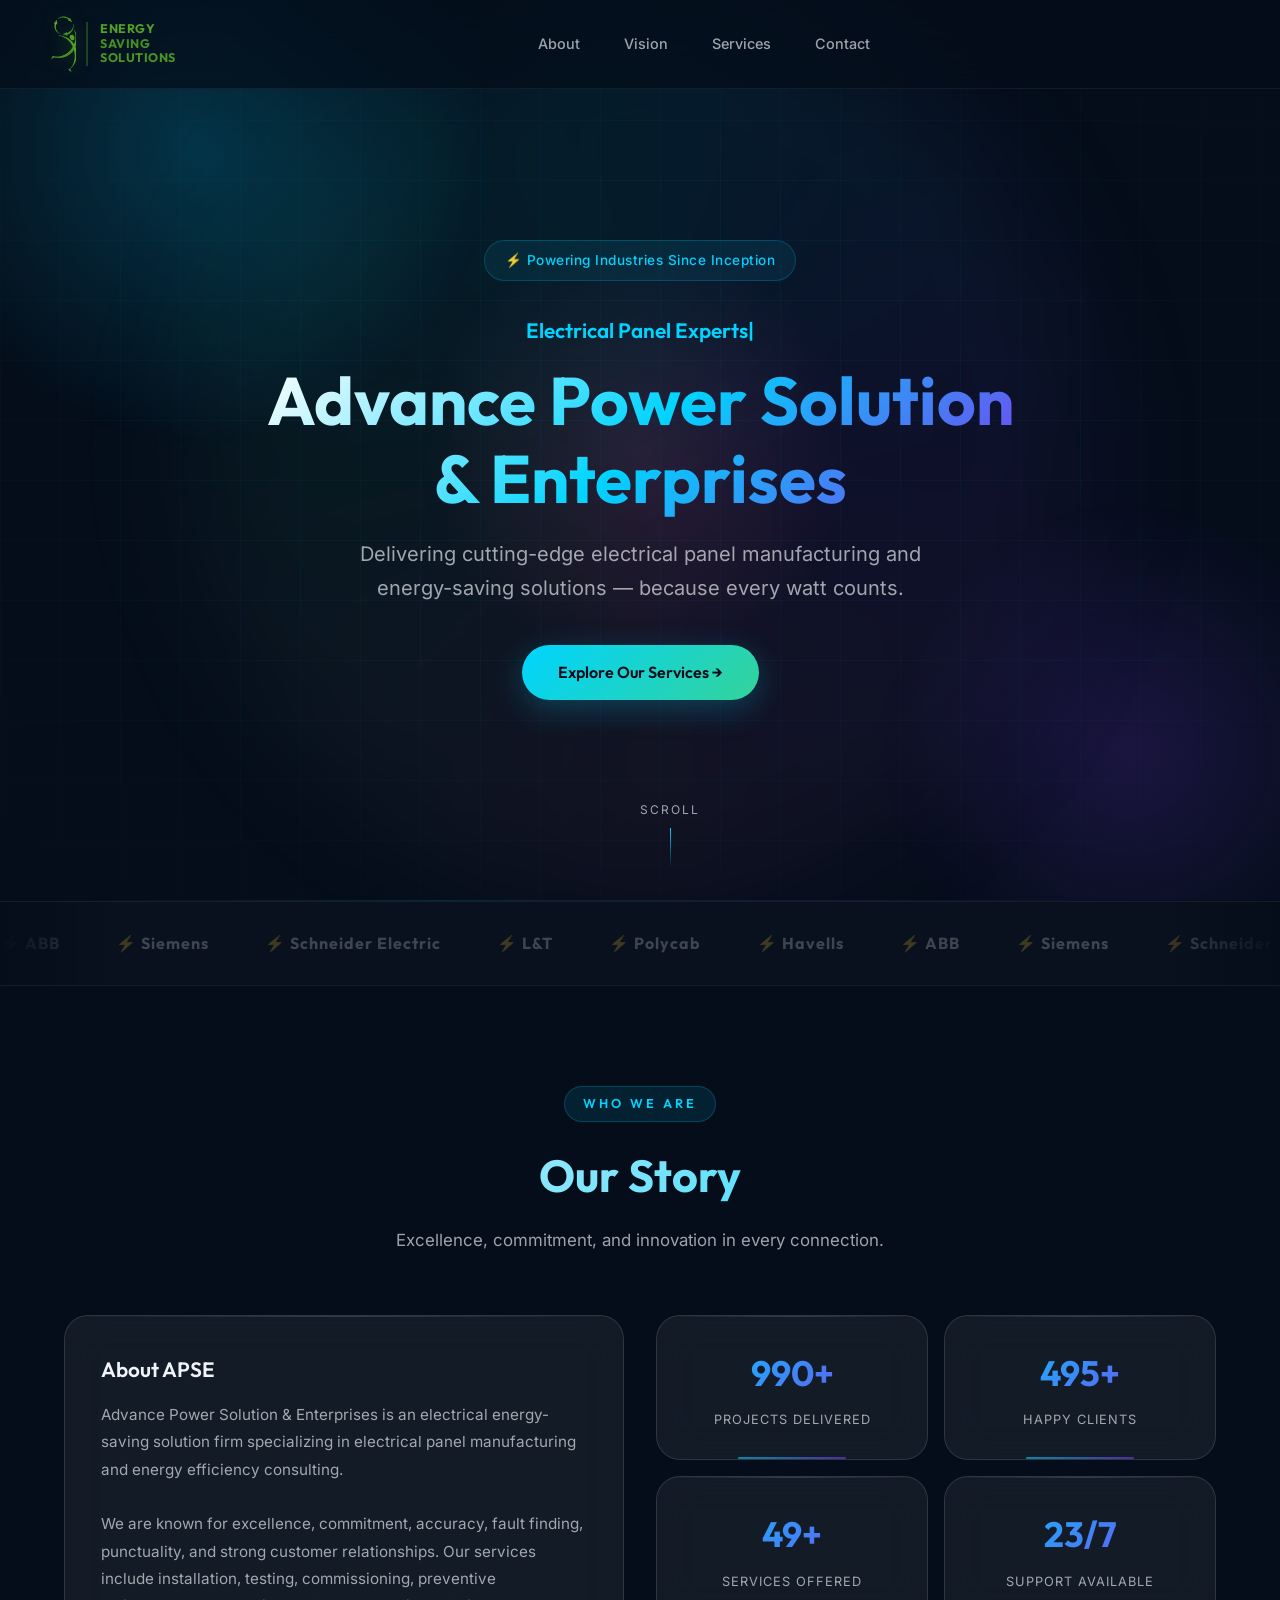
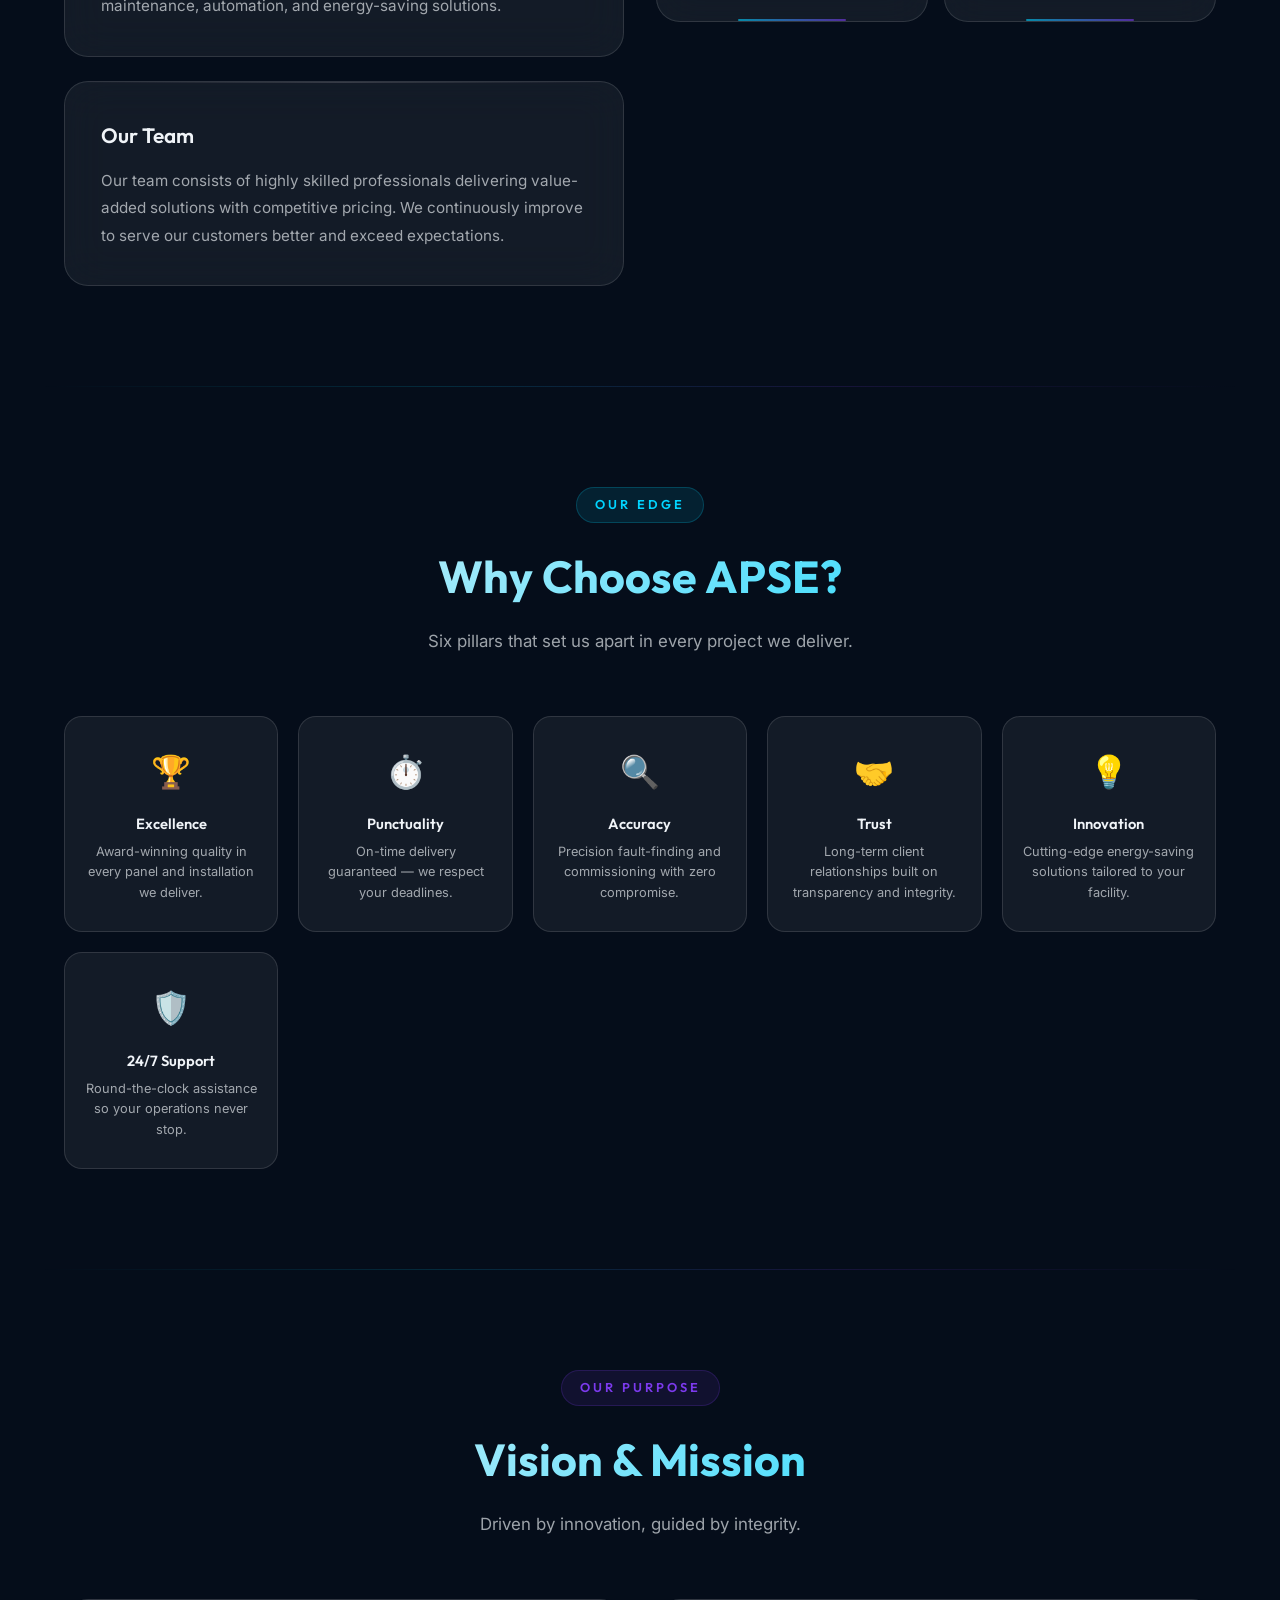
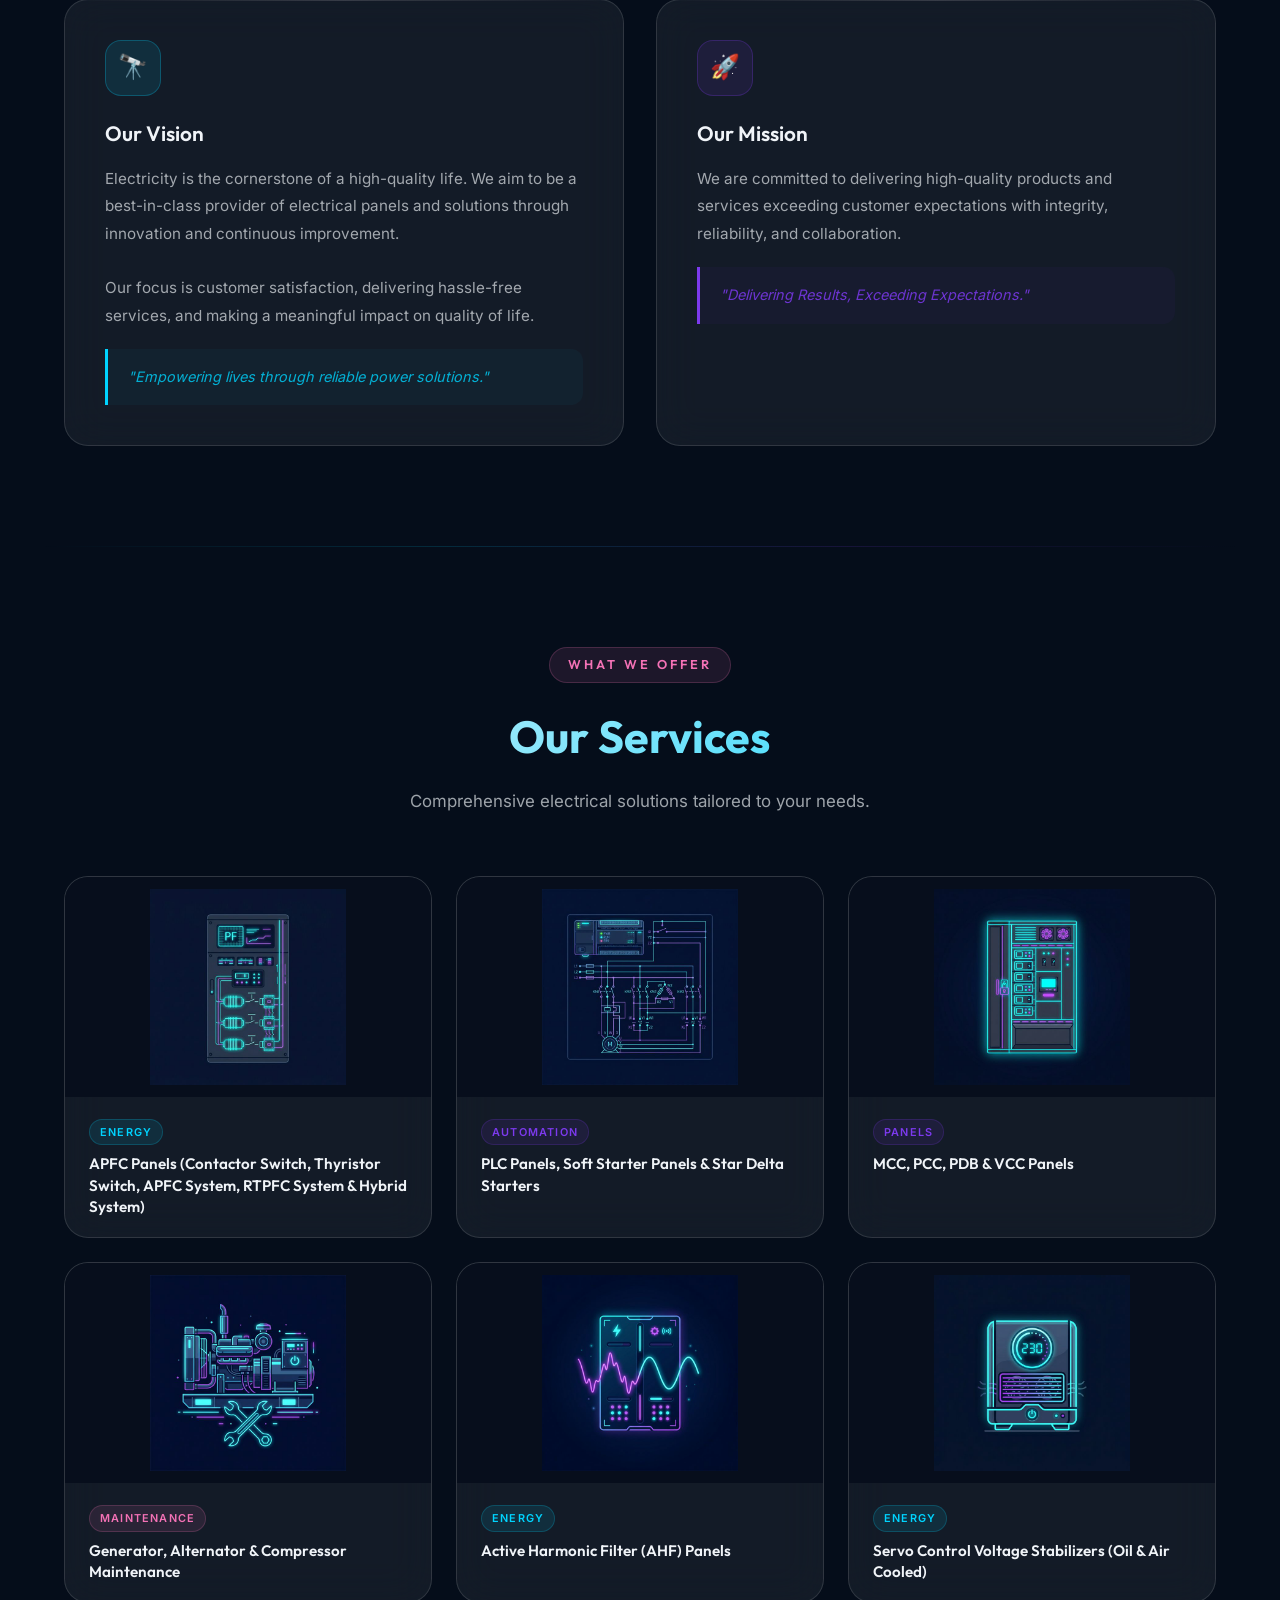
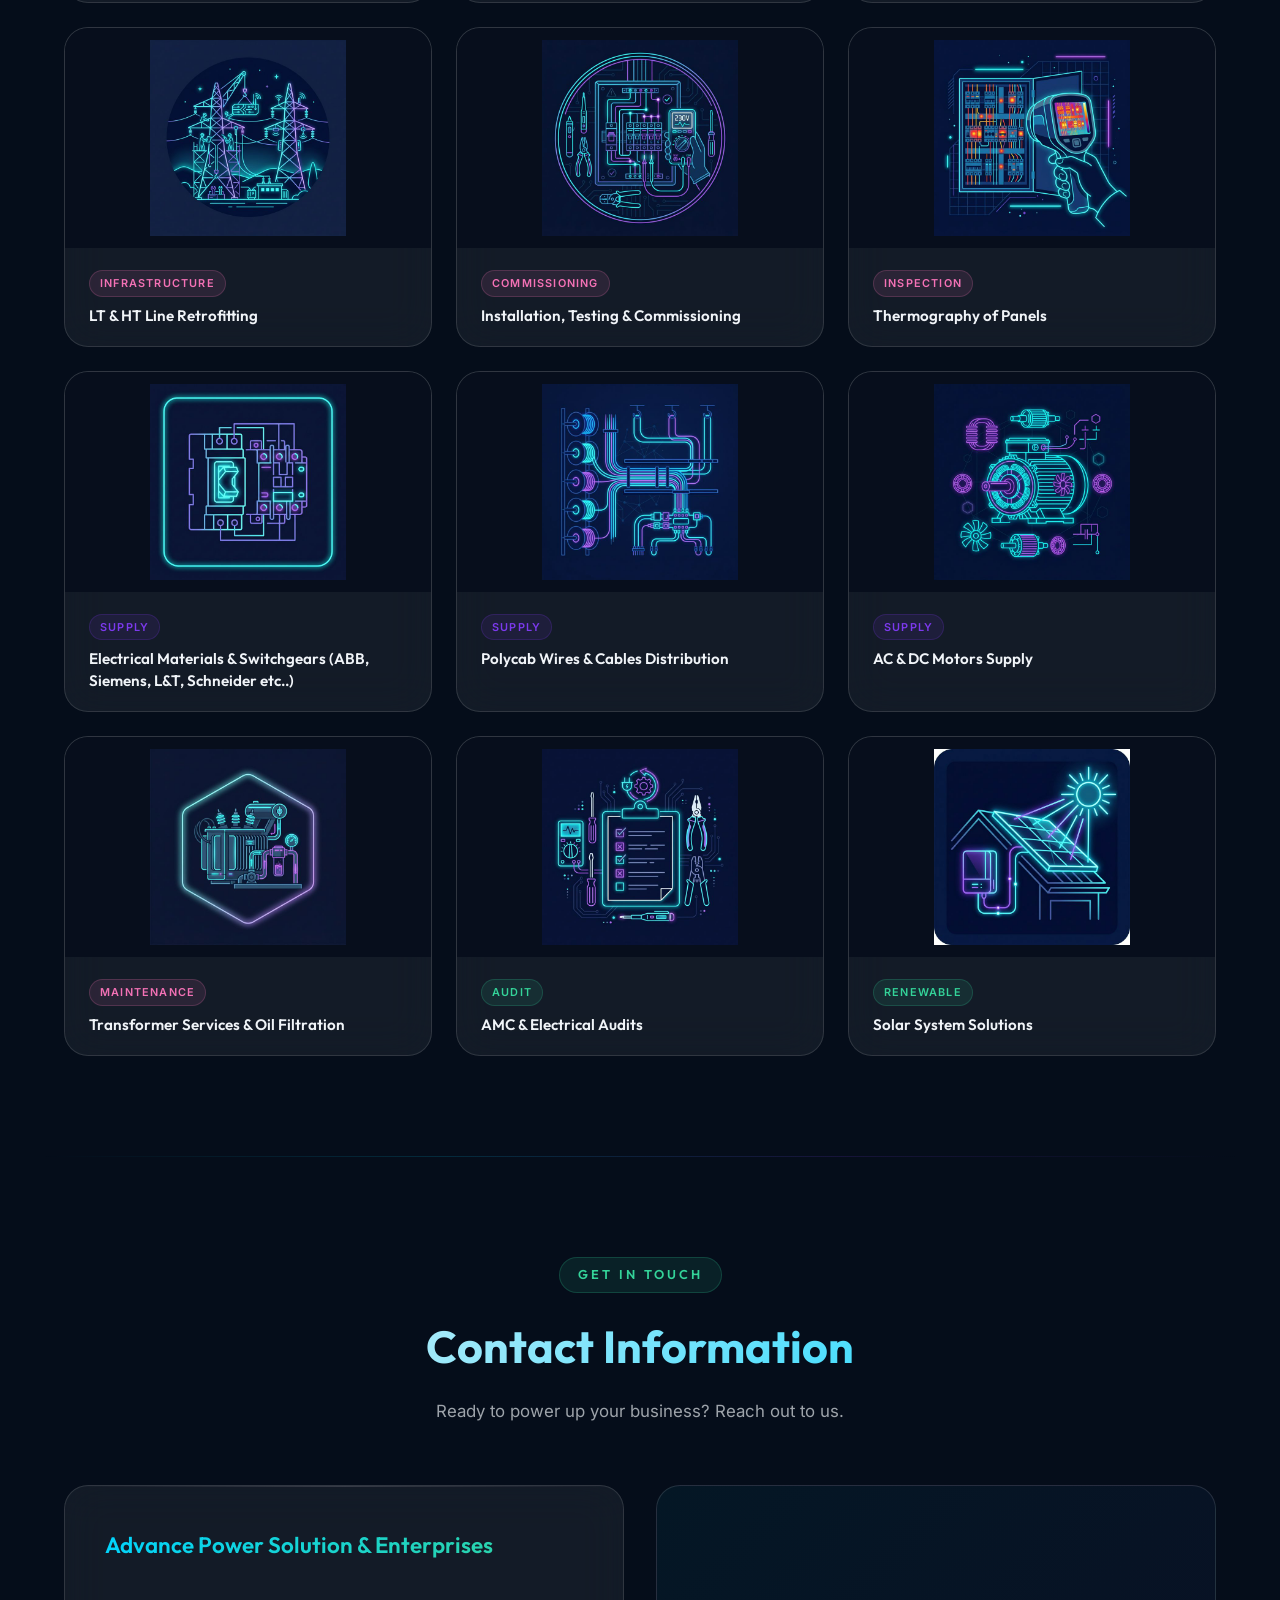
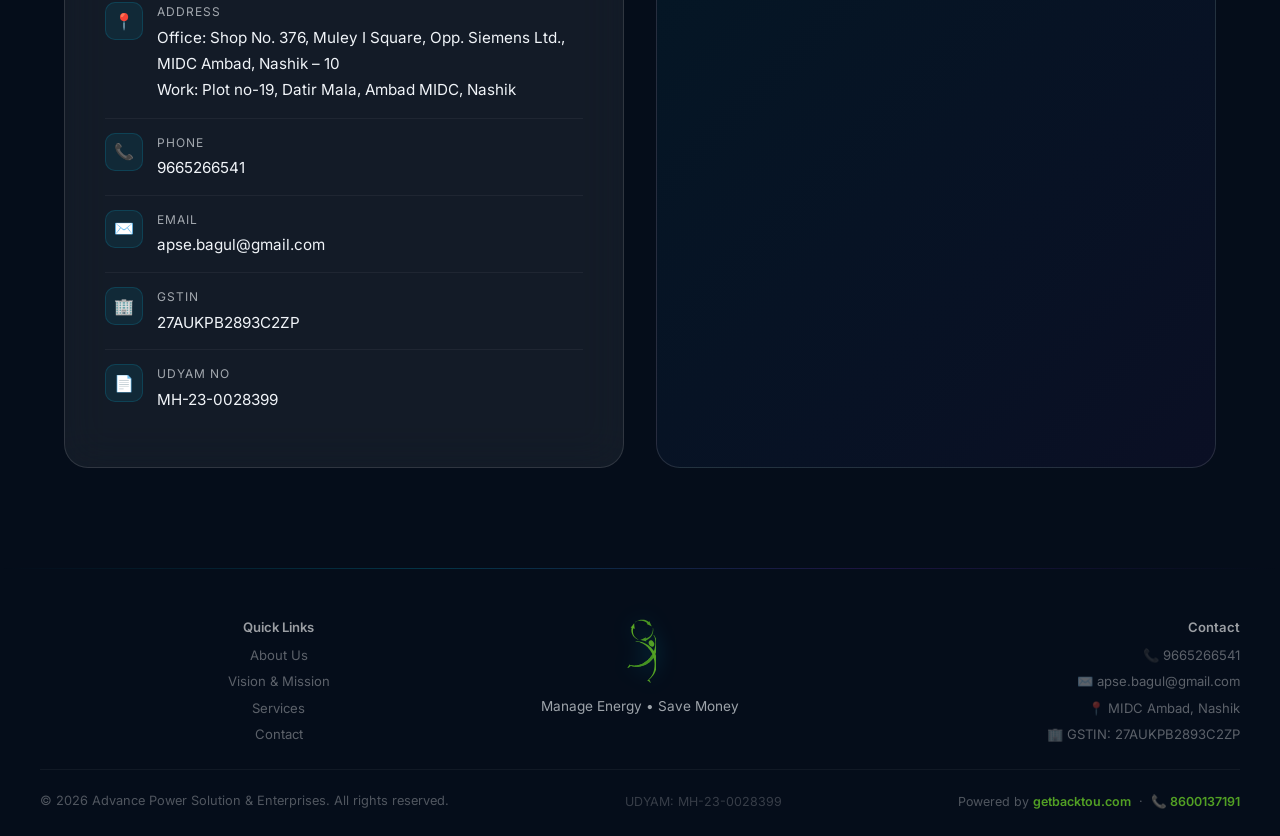
<file: index.html>
<!DOCTYPE html>
<html lang="en">

<head>
  <meta charset="UTF-8" />
  <meta name="viewport" content="width=device-width, initial-scale=1.0" />
  <title>Advance Power Solution & Enterprises — Manage Energy, Save Money</title>
  <meta name="description"
    content="APSE specializes in electrical panel manufacturing, energy efficiency consulting, and power solutions. Serving industries with excellence and innovation.">

  <link rel="stylesheet" href="fonts/fonts.css">

  <style>
    /* ========== CSS Variables / Design Tokens ========== */
    :root {
      --clr-bg-dark: #050d1a;
      --clr-bg-deep: #0a1628;
      --clr-accent-1: #00d4ff;
      --clr-accent-2: #7c3aed;
      --clr-accent-3: #f472b6;
      --clr-accent-4: #34d399;
      --clr-glass-bg: rgba(255, 255, 255, 0.06);
      --clr-glass-border: rgba(255, 255, 255, 0.12);
      --clr-glass-highlight: rgba(255, 255, 255, 0.08);
      --clr-text-primary: #f0f4f8;
      --clr-text-secondary: rgba(240, 244, 248, 0.65);
      --font-heading: 'Outfit', sans-serif;
      --font-body: 'Inter', sans-serif;
      --radius-sm: 12px;
      --radius-md: 18px;
      --radius-lg: 24px;
      --transition-smooth: 0.4s cubic-bezier(0.25, 0.46, 0.45, 0.94);
    }

    /* ========== Reset ========== */
    *,
    *::before,
    *::after {
      margin: 0;
      padding: 0;
      box-sizing: border-box;
    }

    html {
      scroll-behavior: smooth;
    }

    body {
      font-family: var(--font-body);
      background: var(--clr-bg-dark);
      color: var(--clr-text-primary);
      overflow-x: hidden;
      line-height: 1.7;
    }

    /* ========== Animated Background ========== */
    .bg-gradient-canvas {
      position: fixed;
      inset: 0;
      z-index: -1;
      overflow: hidden;
    }

    .bg-gradient-canvas::before {
      content: '';
      position: absolute;
      width: 600px;
      height: 600px;
      background: radial-gradient(circle, rgba(0, 212, 255, 0.2), transparent 70%);
      top: -150px;
      left: -100px;
      animation: floatBlob1 18s ease-in-out infinite;
    }

    .bg-gradient-canvas::after {
      content: '';
      position: absolute;
      width: 500px;
      height: 500px;
      background: radial-gradient(circle, rgba(124, 58, 237, 0.18), transparent 70%);
      bottom: -100px;
      right: -100px;
      animation: floatBlob2 22s ease-in-out infinite;
    }

    .bg-blob-3 {
      position: fixed;
      width: 450px;
      height: 450px;
      background: radial-gradient(circle, rgba(244, 114, 182, 0.12), transparent 70%);
      top: 50%;
      left: 50%;
      transform: translate(-50%, -50%);
      animation: floatBlob3 20s ease-in-out infinite;
      z-index: -1;
    }

    @keyframes floatBlob1 {

      0%,
      100% {
        transform: translate(0, 0) scale(1);
      }

      33% {
        transform: translate(80px, 60px) scale(1.1);
      }

      66% {
        transform: translate(-40px, 80px) scale(0.95);
      }
    }

    @keyframes floatBlob2 {

      0%,
      100% {
        transform: translate(0, 0) scale(1);
      }

      33% {
        transform: translate(-60px, -50px) scale(1.15);
      }

      66% {
        transform: translate(50px, -60px) scale(0.9);
      }
    }

    @keyframes floatBlob3 {

      0%,
      100% {
        transform: translate(-50%, -50%) scale(1);
      }

      50% {
        transform: translate(-45%, -55%) scale(1.2);
      }
    }

    /* ========== Glass Card Mixin ========== */
    .glass {
      background: var(--clr-glass-bg);
      backdrop-filter: blur(18px);
      -webkit-backdrop-filter: blur(18px);
      border: 1px solid var(--clr-glass-border);
      border-radius: var(--radius-md);
      transition: var(--transition-smooth);
    }

    .glass:hover {
      background: var(--clr-glass-highlight);
      border-color: rgba(255, 255, 255, 0.2);
      transform: translateY(-4px);
      box-shadow: 0 20px 60px rgba(0, 0, 0, 0.3), 0 0 40px rgba(0, 212, 255, 0.06);
    }

    /* ========== Header ========== */
    header {
      position: fixed;
      top: 0;
      left: 0;
      right: 0;
      z-index: 1000;
      display: flex;
      justify-content: space-between;
      align-items: center;
      padding: 16px 48px;
      background: rgba(5, 13, 26, 0.7);
      backdrop-filter: blur(24px);
      -webkit-backdrop-filter: blur(24px);
      border-bottom: 1px solid rgba(255, 255, 255, 0.06);
      transition: var(--transition-smooth);
    }

    .logo {
      display: flex;
      align-items: center;
    }

    .logo img {
      height: 56px;
      width: auto;
      filter: drop-shadow(0 0 8px rgba(82, 160, 36, 0.35));
      transition: var(--transition-smooth);
    }

    .logo img:hover {
      filter: drop-shadow(0 0 14px rgba(82, 160, 36, 0.65));
    }

    .logo-label {
      display: flex;
      flex-direction: column;
      gap: 0px;
      padding-left: 12px;
      margin-left: 10px;
      border-left: 2px solid rgba(82, 160, 36, 0.35);
      line-height: 1.15;
    }

    .logo-label span {
      font-family: var(--font-heading);
      font-weight: 700;
      font-size: 0.78rem;
      letter-spacing: 0.5px;
      text-transform: uppercase;
      transition: var(--transition-smooth);
    }

    .logo-label span:nth-child(1) {
      color: #52A024;
    }

    .logo-label span:nth-child(2) {
      color: #449122;
    }

    .logo-label span:nth-child(3) {
      color: #499525;
    }

    .logo:hover .logo-label span:nth-child(1) {
      color: #6BCF3A;
    }

    .logo:hover .logo-label span:nth-child(2) {
      color: #52A024;
    }

    .logo:hover .logo-label span:nth-child(3) {
      color: #5CB82E;
    }

    @keyframes pulse-glow {

      0%,
      100% {
        filter: drop-shadow(0 0 6px rgba(0, 212, 255, 0.5));
      }

      50% {
        filter: drop-shadow(0 0 16px rgba(0, 212, 255, 0.9));
      }
    }

    nav {
      display: flex;
      gap: 8px;
    }

    nav a {
      color: var(--clr-text-secondary);
      text-decoration: none;
      font-weight: 500;
      font-size: 0.9rem;
      padding: 8px 18px;
      border-radius: 50px;
      transition: var(--transition-smooth);
      position: relative;
    }

    nav a:hover {
      color: var(--clr-text-primary);
      background: rgba(0, 212, 255, 0.1);
    }

    nav a::after {
      content: '';
      position: absolute;
      bottom: 4px;
      left: 50%;
      width: 0;
      height: 2px;
      background: linear-gradient(90deg, var(--clr-accent-1), var(--clr-accent-2));
      transition: var(--transition-smooth);
      transform: translateX(-50%);
      border-radius: 2px;
    }

    nav a:hover::after {
      width: 50%;
    }

    /* Mobile menu toggle */
    .menu-toggle {
      display: none;
      background: none;
      border: none;
      cursor: pointer;
      padding: 8px;
      z-index: 1001;
    }

    .menu-toggle span {
      display: block;
      width: 26px;
      height: 2px;
      background: var(--clr-text-primary);
      margin: 6px 0;
      border-radius: 2px;
      transition: var(--transition-smooth);
    }

    /* ========== Hero Section ========== */
    .hero {
      min-height: 100vh;
      display: flex;
      flex-direction: column;
      align-items: center;
      justify-content: center;
      text-align: center;
      padding: 120px 24px 80px;
      position: relative;
      overflow: hidden;
    }

    .hero::before {
      content: '';
      position: absolute;
      top: 50%;
      left: 50%;
      width: 80vw;
      height: 80vw;
      max-width: 900px;
      max-height: 900px;
      transform: translate(-50%, -50%);
      background: conic-gradient(from 0deg,
          rgba(0, 212, 255, 0.08),
          rgba(124, 58, 237, 0.08),
          rgba(244, 114, 182, 0.06),
          rgba(52, 211, 153, 0.06),
          rgba(0, 212, 255, 0.08));
      border-radius: 50%;
      animation: heroRotate 30s linear infinite;
      filter: blur(60px);
    }

    @keyframes heroRotate {
      from {
        transform: translate(-50%, -50%) rotate(0deg);
      }

      to {
        transform: translate(-50%, -50%) rotate(360deg);
      }
    }

    .hero-badge {
      display: inline-flex;
      align-items: center;
      gap: 8px;
      padding: 8px 20px;
      border-radius: 50px;
      font-size: 0.85rem;
      font-weight: 500;
      color: var(--clr-accent-1);
      background: rgba(0, 212, 255, 0.08);
      border: 1px solid rgba(0, 212, 255, 0.2);
      margin-bottom: 32px;
      animation: fadeSlideUp 0.8s ease-out;
      letter-spacing: 0.5px;
    }

    .hero h1 {
      font-family: var(--font-heading);
      font-size: clamp(2.2rem, 5.5vw, 4.2rem);
      font-weight: 700;
      line-height: 1.15;
      margin-bottom: 20px;
      background: linear-gradient(135deg, #ffffff 0%, var(--clr-accent-1) 50%, var(--clr-accent-2) 100%);
      -webkit-background-clip: text;
      -webkit-text-fill-color: transparent;
      background-clip: text;
      animation: fadeSlideUp 0.8s ease-out 0.15s both;
    }

    .hero p {
      font-size: clamp(1rem, 2vw, 1.25rem);
      color: var(--clr-text-secondary);
      max-width: 600px;
      margin-bottom: 40px;
      animation: fadeSlideUp 0.8s ease-out 0.3s both;
    }

    .hero-cta {
      display: inline-flex;
      align-items: center;
      gap: 10px;
      padding: 14px 36px;
      font-family: var(--font-heading);
      font-weight: 600;
      font-size: 1rem;
      color: var(--clr-bg-dark);
      background: linear-gradient(135deg, var(--clr-accent-1), var(--clr-accent-4));
      border: none;
      border-radius: 50px;
      cursor: pointer;
      text-decoration: none;
      transition: var(--transition-smooth);
      animation: fadeSlideUp 0.8s ease-out 0.45s both;
      box-shadow: 0 8px 32px rgba(0, 212, 255, 0.25);
    }

    .hero-cta:hover {
      transform: translateY(-3px) scale(1.02);
      box-shadow: 0 12px 48px rgba(0, 212, 255, 0.35);
    }

    .scroll-indicator {
      position: absolute;
      bottom: 32px;
      left: 50%;
      transform: translateX(-50%);
      display: flex;
      flex-direction: column;
      align-items: center;
      gap: 8px;
      color: var(--clr-text-secondary);
      font-size: 0.75rem;
      letter-spacing: 2px;
      text-transform: uppercase;
      animation: fadeSlideUp 0.8s ease-out 0.6s both;
    }

    .scroll-indicator .scroll-line {
      width: 1px;
      height: 40px;
      background: linear-gradient(to bottom, var(--clr-accent-1), transparent);
      animation: scrollPulse 2s ease-in-out infinite;
    }

    @keyframes scrollPulse {

      0%,
      100% {
        opacity: 0.3;
        height: 30px;
      }

      50% {
        opacity: 1;
        height: 50px;
      }
    }

    @keyframes fadeSlideUp {
      from {
        opacity: 0;
        transform: translateY(30px);
      }

      to {
        opacity: 1;
        transform: translateY(0);
      }
    }

    /* ========== Sections ========== */
    .section {
      padding: 100px 24px;
      max-width: 1200px;
      margin: 0 auto;
      position: relative;
    }

    .section-header {
      text-align: center;
      margin-bottom: 60px;
    }

    .section-header .label {
      display: inline-block;
      font-family: var(--font-heading);
      font-size: 0.8rem;
      font-weight: 600;
      text-transform: uppercase;
      letter-spacing: 3px;
      padding: 6px 18px;
      border-radius: 50px;
      margin-bottom: 16px;
    }

    .label-cyan {
      color: var(--clr-accent-1);
      background: rgba(0, 212, 255, 0.1);
      border: 1px solid rgba(0, 212, 255, 0.2);
    }

    .label-purple {
      color: var(--clr-accent-2);
      background: rgba(124, 58, 237, 0.1);
      border: 1px solid rgba(124, 58, 237, 0.2);
    }

    .label-pink {
      color: var(--clr-accent-3);
      background: rgba(244, 114, 182, 0.1);
      border: 1px solid rgba(244, 114, 182, 0.2);
    }

    .label-green {
      color: var(--clr-accent-4);
      background: rgba(52, 211, 153, 0.1);
      border: 1px solid rgba(52, 211, 153, 0.2);
    }

    .section-header h2 {
      font-family: var(--font-heading);
      font-size: clamp(1.8rem, 4vw, 2.8rem);
      font-weight: 700;
      background: linear-gradient(135deg, var(--clr-text-primary), var(--clr-accent-1));
      -webkit-background-clip: text;
      -webkit-text-fill-color: transparent;
      background-clip: text;
    }

    .section-header p {
      color: var(--clr-text-secondary);
      max-width: 600px;
      margin: 12px auto 0;
      font-size: 1.05rem;
    }

    /* ========== Glass Cards ========== */
    .glass-card {
      background: var(--clr-glass-bg);
      backdrop-filter: blur(20px);
      -webkit-backdrop-filter: blur(20px);
      border: 1px solid var(--clr-glass-border);
      border-radius: var(--radius-lg);
      padding: 36px;
      transition: var(--transition-smooth);
      position: relative;
      overflow: hidden;
    }

    .glass-card::before {
      content: '';
      position: absolute;
      top: 0;
      left: 0;
      right: 0;
      height: 1px;
      background: linear-gradient(90deg, transparent, rgba(255, 255, 255, 0.15), transparent);
    }

    .glass-card:hover {
      background: var(--clr-glass-highlight);
      border-color: rgba(255, 255, 255, 0.18);
      transform: translateY(-6px);
      box-shadow: 0 24px 64px rgba(0, 0, 0, 0.3), 0 0 40px rgba(0, 212, 255, 0.05);
    }

    .glass-card h3 {
      font-family: var(--font-heading);
      font-size: 1.3rem;
      font-weight: 600;
      margin-bottom: 14px;
      color: var(--clr-text-primary);
    }

    .glass-card p {
      color: var(--clr-text-secondary);
      font-size: 0.95rem;
      line-height: 1.8;
    }

    /* ========== About Section ========== */
    .about-content {
      display: grid;
      grid-template-columns: 1fr 1fr;
      gap: 32px;
      align-items: start;
    }

    .about-text {
      display: flex;
      flex-direction: column;
      gap: 24px;
    }

    .about-stats {
      display: grid;
      grid-template-columns: 1fr 1fr;
      gap: 16px;
    }

    .stat-card {
      text-align: center;
      padding: 28px 16px;
    }

    .stat-card .stat-number {
      font-family: var(--font-heading);
      font-size: 2.2rem;
      font-weight: 700;
      background: linear-gradient(135deg, var(--clr-accent-1), var(--clr-accent-2));
      -webkit-background-clip: text;
      -webkit-text-fill-color: transparent;
      background-clip: text;
      margin-bottom: 6px;
    }

    .stat-card .stat-label {
      font-size: 0.8rem;
      color: var(--clr-text-secondary);
      text-transform: uppercase;
      letter-spacing: 1px;
    }

    /* ========== Vision / Mission ========== */
    .vision-grid {
      display: grid;
      grid-template-columns: 1fr 1fr;
      gap: 32px;
    }

    .vision-card {
      position: relative;
      padding: 40px;
    }

    .vision-card .icon-ring {
      width: 56px;
      height: 56px;
      border-radius: 16px;
      display: flex;
      align-items: center;
      justify-content: center;
      font-size: 1.5rem;
      margin-bottom: 20px;
      position: relative;
    }

    .icon-ring.cyan {
      background: rgba(0, 212, 255, 0.1);
      border: 1px solid rgba(0, 212, 255, 0.25);
    }

    .icon-ring.purple {
      background: rgba(124, 58, 237, 0.1);
      border: 1px solid rgba(124, 58, 237, 0.25);
    }

    .vision-card blockquote {
      margin-top: 20px;
      padding: 16px 20px;
      border-left: 3px solid;
      border-radius: 0 var(--radius-sm) var(--radius-sm) 0;
      font-style: italic;
      font-size: 0.9rem;
    }

    .vision-card blockquote.cyan-border {
      border-color: var(--clr-accent-1);
      background: rgba(0, 212, 255, 0.04);
      color: rgba(0, 212, 255, 0.8);
    }

    .vision-card blockquote.purple-border {
      border-color: var(--clr-accent-2);
      background: rgba(124, 58, 237, 0.04);
      color: rgba(124, 58, 237, 0.85);
    }

    /* ========== Services Grid ========== */
    .services-grid {
      display: grid;
      grid-template-columns: repeat(auto-fill, minmax(280px, 1fr));
      gap: 24px;
    }

    .service-card {
      padding: 0;
      display: flex;
      flex-direction: column;
      cursor: default;
      overflow: hidden;
    }

    .service-card .service-img-wrapper {
      width: 100%;
      height: 220px;
      overflow: hidden;
      position: relative;
      background: #070e1c;
      display: flex;
      align-items: center;
      justify-content: center;
    }

    .service-card .service-img-wrapper::after {
      content: '';
      position: absolute;
      inset: 0;
      background: linear-gradient(180deg, transparent 50%, rgba(5, 13, 26, 0.7) 100%);
      opacity: 0;
      transition: var(--transition-smooth);
      pointer-events: none;
    }

    .service-card:hover .service-img-wrapper::after {
      opacity: 1;
    }

    .service-card .service-img-wrapper img {
      width: 100%;
      height: 100%;
      object-fit: contain;
      padding: 12px;
      transition: transform 0.6s cubic-bezier(0.25, 0.46, 0.45, 0.94);
    }

    .service-card:hover .service-img-wrapper img {
      transform: scale(1.1);
    }

    .service-card .service-text {
      padding: 20px 24px;
    }

    .service-card .service-text h4 {
      font-family: var(--font-heading);
      font-weight: 600;
      font-size: 0.95rem;
      color: var(--clr-text-primary);
      line-height: 1.4;
    }

    /* ========== Contact Section ========== */
    .contact-layout {
      display: grid;
      grid-template-columns: 1fr 1fr;
      gap: 32px;
    }

    .contact-info-card {
      padding: 40px;
    }

    .contact-info-card h3 {
      font-family: var(--font-heading);
      font-size: 1.4rem;
      font-weight: 600;
      margin-bottom: 24px;
      background: linear-gradient(135deg, var(--clr-accent-1), var(--clr-accent-4));
      -webkit-background-clip: text;
      -webkit-text-fill-color: transparent;
      background-clip: text;
    }

    .contact-row {
      display: flex;
      align-items: flex-start;
      gap: 14px;
      padding: 14px 0;
      border-bottom: 1px solid rgba(255, 255, 255, 0.05);
    }

    .contact-row:last-child {
      border-bottom: none;
    }

    .contact-row .contact-icon {
      flex-shrink: 0;
      width: 38px;
      height: 38px;
      border-radius: 10px;
      display: flex;
      align-items: center;
      justify-content: center;
      font-size: 1rem;
      background: rgba(0, 212, 255, 0.08);
      border: 1px solid rgba(0, 212, 255, 0.15);
    }

    .contact-row .contact-detail {
      display: flex;
      flex-direction: column;
    }

    .contact-row .contact-detail .detail-label {
      font-size: 0.75rem;
      color: var(--clr-text-secondary);
      text-transform: uppercase;
      letter-spacing: 1px;
      margin-bottom: 2px;
    }

    .contact-row .contact-detail .detail-value {
      font-size: 0.95rem;
      color: var(--clr-text-primary);
      word-break: break-word;
    }

    .map-placeholder {
      border-radius: var(--radius-lg);
      overflow: hidden;
      position: relative;
      min-height: 360px;
      background: linear-gradient(135deg, rgba(0, 212, 255, 0.05), rgba(124, 58, 237, 0.05));
      border: 1px solid var(--clr-glass-border);
      display: flex;
      align-items: center;
      justify-content: center;
    }

    .map-placeholder iframe {
      width: 100%;
      height: 100%;
      min-height: 360px;
      border: none;
      border-radius: var(--radius-lg);
      filter: brightness(0.7) contrast(1.1) saturate(0.8);
    }

    /* ========== Divider ========== */
    .section-divider {
      height: 1px;
      max-width: 1200px;
      margin: 0 auto;
      background: linear-gradient(90deg, transparent, rgba(0, 212, 255, 0.15), rgba(124, 58, 237, 0.15), transparent);
    }

    /* ========== Footer ========== */
    footer {
      position: relative;
      padding: 48px 24px 24px;
      text-align: center;
      overflow: hidden;
    }

    footer::before {
      content: '';
      position: absolute;
      top: 0;
      left: 0;
      right: 0;
      height: 1px;
      background: linear-gradient(90deg, transparent, rgba(0, 212, 255, 0.2), rgba(124, 58, 237, 0.2), transparent);
    }

    .footer-logo {
      margin-bottom: 12px;
      display: flex;
      justify-content: center;
    }

    .footer-logo img {
      height: 64px;
      width: auto;
      filter: drop-shadow(0 0 10px rgba(0, 212, 255, 0.3));
    }

    .footer-tagline {
      font-size: 0.85rem;
      color: var(--clr-text-secondary);
      margin-bottom: 24px;
    }

    .footer-copy {
      font-size: 0.8rem;
      color: rgba(255, 255, 255, 0.3);
    }

    /* ========== Scroll Animations ========== */
    .reveal {
      opacity: 0;
      transform: translateY(40px);
      transition: opacity 0.7s ease-out, transform 0.7s ease-out;
    }

    .reveal.visible {
      opacity: 1;
      transform: translateY(0);
    }

    /* ========== Responsive Design ========== */

    /* Tablet */
    @media (max-width: 1024px) {
      header {
        padding: 14px 28px;
      }

      .about-content {
        grid-template-columns: 1fr;
      }

      .vision-grid {
        grid-template-columns: 1fr;
      }

      .contact-layout {
        grid-template-columns: 1fr;
      }

      .services-grid {
        grid-template-columns: repeat(auto-fill, minmax(240px, 1fr));
      }
    }

    /* Mobile */
    @media (max-width: 768px) {
      header {
        padding: 12px 20px;
      }

      .menu-toggle {
        display: block;
      }

      nav {
        position: fixed;
        top: 0;
        right: -100%;
        width: 75%;
        max-width: 320px;
        height: 100vh;
        background: rgba(10, 22, 40, 0.97);
        backdrop-filter: blur(24px);
        -webkit-backdrop-filter: blur(24px);
        flex-direction: column;
        padding: 80px 32px 32px;
        gap: 4px;
        transition: right 0.4s cubic-bezier(0.25, 0.46, 0.45, 0.94);
        border-left: 1px solid rgba(255, 255, 255, 0.06);
      }

      nav.open {
        right: 0;
      }

      nav a {
        font-size: 1.05rem;
        padding: 14px 18px;
        border-radius: var(--radius-sm);
      }

      .mobile-overlay {
        display: none;
        position: fixed;
        inset: 0;
        background: rgba(0, 0, 0, 0.5);
        z-index: 999;
      }

      .mobile-overlay.active {
        display: block;
      }

      .hero {
        padding: 100px 20px 60px;
        min-height: 90vh;
      }

      .section {
        padding: 60px 20px;
      }

      .glass-card {
        padding: 28px;
      }

      .about-stats {
        grid-template-columns: 1fr 1fr;
      }

      .services-grid {
        grid-template-columns: 1fr;
      }

      .service-card {
        padding: 22px;
      }
    }

    /* Small mobile */
    @media (max-width: 480px) {
      .hero h1 {
        font-size: 1.8rem;
      }

      .hero p {
        font-size: 0.95rem;
      }

      .hero-cta {
        padding: 12px 28px;
        font-size: 0.9rem;
      }

      .section-header h2 {
        font-size: 1.5rem;
      }

      .about-stats {
        grid-template-columns: 1fr;
      }

      .stat-card .stat-number {
        font-size: 1.8rem;
      }

      .glass-card {
        padding: 22px;
      }

      .vision-card {
        padding: 28px;
      }
    }

    /* ========== Hero Grid Overlay ========== */
    .hero-grid {
      position: absolute;
      inset: 0;
      background-image:
        linear-gradient(rgba(0, 212, 255, 0.04) 1px, transparent 1px),
        linear-gradient(90deg, rgba(0, 212, 255, 0.04) 1px, transparent 1px);
      background-size: 60px 60px;
      mask-image: radial-gradient(ellipse 80% 70% at 50% 50%, black 40%, transparent 100%);
      -webkit-mask-image: radial-gradient(ellipse 80% 70% at 50% 50%, black 40%, transparent 100%);
      pointer-events: none;
    }

    /* ========== Hero Typewriter ========== */
    .hero-sub {
      display: inline-block;
      color: var(--clr-accent-1);
      font-family: var(--font-heading);
      font-weight: 600;
      font-size: clamp(1rem, 2vw, 1.3rem);
      margin-bottom: 14px;
      animation: fadeSlideUp 0.8s ease-out 0.1s both;
    }

    .cursor-blink {
      animation: blink 1s step-end infinite;
    }

    @keyframes blink {

      0%,
      100% {
        opacity: 1
      }

      50% {
        opacity: 0
      }
    }

    /* ========== Stat counter accent ========== */
    .stat-card {
      position: relative;
      overflow: hidden;
    }

    .stat-card::after {
      content: '';
      position: absolute;
      bottom: 0;
      left: 50%;
      transform: translateX(-50%);
      width: 40%;
      height: 2px;
      background: linear-gradient(90deg, var(--clr-accent-1), var(--clr-accent-2));
      border-radius: 2px;
      opacity: 0.6;
    }

    .stat-number {
      transition: color 0.3s;
    }

    .stat-card:hover .stat-number {
      color: var(--clr-accent-1);
      -webkit-text-fill-color: initial;
    }

    /* ========== Service card glow accent ========== */
    .service-card {
      position: relative;
    }

    .service-card::after {
      content: '';
      position: absolute;
      inset: 0;
      border-radius: var(--radius-lg);
      box-shadow: 0 0 0 1px rgba(0, 212, 255, 0);
      transition: box-shadow 0.4s ease;
      pointer-events: none;
    }

    .service-card:hover::after {
      box-shadow: 0 0 28px 2px rgba(0, 212, 255, 0.12), 0 0 0 1px rgba(0, 212, 255, 0.2);
    }

    .service-badge {
      display: inline-block;
      font-size: 0.68rem;
      font-weight: 600;
      text-transform: uppercase;
      letter-spacing: 1.2px;
      padding: 3px 10px;
      border-radius: 50px;
      margin-bottom: 8px;
      background: rgba(0, 212, 255, 0.1);
      color: var(--clr-accent-1);
      border: 1px solid rgba(0, 212, 255, 0.2);
    }

    .service-badge.purple {
      background: rgba(124, 58, 237, 0.1);
      color: var(--clr-accent-2);
      border-color: rgba(124, 58, 237, 0.2);
    }

    .service-badge.pink {
      background: rgba(244, 114, 182, 0.1);
      color: var(--clr-accent-3);
      border-color: rgba(244, 114, 182, 0.2);
    }

    .service-badge.green {
      background: rgba(52, 211, 153, 0.1);
      color: var(--clr-accent-4);
      border-color: rgba(52, 211, 153, 0.2);
    }

    /* ========== Trusted Brands Ticker ========== */
    .brands-strip {
      overflow: hidden;
      padding: 28px 0;
      background: rgba(255, 255, 255, 0.02);
      border-top: 1px solid rgba(255, 255, 255, 0.05);
      border-bottom: 1px solid rgba(255, 255, 255, 0.05);
      position: relative;
    }

    .brands-strip::before,
    .brands-strip::after {
      content: '';
      position: absolute;
      top: 0;
      bottom: 0;
      width: 120px;
      z-index: 2;
    }

    .brands-strip::before {
      left: 0;
      background: linear-gradient(90deg, var(--clr-bg-dark), transparent);
    }

    .brands-strip::after {
      right: 0;
      background: linear-gradient(-90deg, var(--clr-bg-dark), transparent);
    }

    .brands-track {
      display: flex;
      gap: 56px;
      width: max-content;
      animation: scrollBrands 22s linear infinite;
    }

    .brands-track:hover {
      animation-play-state: paused;
    }

    .brand-item {
      font-family: var(--font-heading);
      font-weight: 700;
      font-size: 1rem;
      letter-spacing: 1px;
      color: rgba(255, 255, 255, 0.22);
      white-space: nowrap;
      transition: color 0.3s;
    }

    .brand-item:hover {
      color: rgba(0, 212, 255, 0.7);
    }

    @keyframes scrollBrands {
      from {
        transform: translateX(0);
      }

      to {
        transform: translateX(-50%);
      }
    }

    /* ========== Why Choose Us strip ========== */
    .why-grid {
      display: grid;
      grid-template-columns: repeat(auto-fit, minmax(200px, 1fr));
      gap: 20px;
      margin-top: 20px;
    }

    .why-item {
      display: flex;
      flex-direction: column;
      align-items: center;
      text-align: center;
      padding: 28px 20px;
      border-radius: var(--radius-md);
      background: var(--clr-glass-bg);
      border: 1px solid var(--clr-glass-border);
      transition: var(--transition-smooth);
    }

    .why-item:hover {
      background: var(--clr-glass-highlight);
      transform: translateY(-4px);
      border-color: rgba(0, 212, 255, 0.2);
    }

    .why-icon {
      font-size: 2rem;
      margin-bottom: 12px;
    }

    .why-title {
      font-family: var(--font-heading);
      font-weight: 600;
      font-size: 0.92rem;
      color: var(--clr-text-primary);
      margin-bottom: 6px;
    }

    .why-desc {
      font-size: 0.8rem;
      color: var(--clr-text-secondary);
      line-height: 1.6;
    }

    /* ========== Improved footer ========== */
    .footer-inner {
      max-width: 1200px;
      margin: 0 auto;
      display: grid;
      grid-template-columns: 1fr auto 1fr;
      align-items: center;
      gap: 24px;
      padding-bottom: 24px;
      border-bottom: 1px solid rgba(255, 255, 255, 0.05);
    }

    .footer-links {
      display: flex;
      gap: 20px;
      justify-content: flex-end;
    }

    .footer-links a {
      font-size: 0.82rem;
      color: rgba(255, 255, 255, 0.35);
      text-decoration: none;
      transition: color 0.3s;
    }

    .footer-links a:hover {
      color: var(--clr-accent-1);
    }

    .footer-bottom {
      max-width: 1200px;
      margin: 20px auto 0;
      display: flex;
      justify-content: space-between;
      align-items: center;
      flex-wrap: wrap;
      gap: 8px;
    }

    @media (max-width: 768px) {
      .footer-inner {
        grid-template-columns: 1fr;
        text-align: center;
      }

      .footer-links {
        justify-content: center;
      }

      .footer-bottom {
        justify-content: center;
      }

      .brands-track {
        gap: 36px;
      }
    }
  </style>
</head>

<body>

  <!-- Animated background blobs -->
  <div class="bg-gradient-canvas"></div>
  <div class="bg-blob-3"></div>

  <!-- ========== HEADER ========== -->
  <header id="top-header">
    <div class="logo">
      <img src="images/logo.svg" alt="APSE Logo">
      <div class="logo-label">
        <span>Energy</span>
        <span>Saving</span>
        <span>Solutions</span>
      </div>
    </div>
    <button class="menu-toggle" id="menuToggle" aria-label="Toggle navigation">
      <span></span>
      <span></span>
      <span></span>
    </button>
    <nav id="mainNav">
      <a href="#about" onclick="closeMobileMenu()">About</a>
      <a href="#vision" onclick="closeMobileMenu()">Vision</a>
      <a href="#services" onclick="closeMobileMenu()">Services</a>
      <a href="#contact" onclick="closeMobileMenu()">Contact</a>
    </nav>
    <div class="mobile-overlay" id="mobileOverlay" onclick="closeMobileMenu()"></div>
  </header>

  <!-- ========== HERO ========== -->
  <section class="hero" id="hero">
    <div class="hero-grid"></div>
    <div class="hero-badge">⚡ Powering Industries Since Inception</div>
    <div class="hero-sub" id="hero-sub"><span id="typed-text"></span><span class="cursor-blink">|</span></div>
    <h1>Advance Power Solution<br>& Enterprises</h1>
    <p>Delivering cutting-edge electrical panel manufacturing and energy-saving solutions — because every watt counts.
    </p>
    <a href="#services" class="hero-cta">Explore Our Services →</a>
    <div class="scroll-indicator">
      <span>Scroll</span>
      <div class="scroll-line"></div>
    </div>
  </section>

  <div class="section-divider"></div>

  <!-- ========== BRAND TICKER ========== -->
  <div class="brands-strip">
    <div class="brands-track" id="brandsTrack">
      <span class="brand-item">⚡ ABB</span>
      <span class="brand-item">⚡ Siemens</span>
      <span class="brand-item">⚡ Schneider Electric</span>
      <span class="brand-item">⚡ L&T</span>
      <span class="brand-item">⚡ Polycab</span>
      <span class="brand-item">⚡ Havells</span>
      <span class="brand-item">⚡ ABB</span>
      <span class="brand-item">⚡ Siemens</span>
      <span class="brand-item">⚡ Schneider Electric</span>
      <span class="brand-item">⚡ L&T</span>
      <span class="brand-item">⚡ Polycab</span>
      <span class="brand-item">⚡ Havells</span>
    </div>
  </div>

  <!-- ========== ABOUT ========== -->
  <section id="about" class="section">
    <div class="section-header reveal">
      <span class="label label-cyan">Who We Are</span>
      <h2>Our Story</h2>
      <p>Excellence, commitment, and innovation in every connection.</p>
    </div>

    <div class="about-content">
      <div class="about-text">
        <div class="glass-card reveal">
          <h3>About APSE</h3>
          <p>Advance Power Solution & Enterprises is an electrical energy-saving solution firm specializing in
            electrical panel manufacturing and energy efficiency consulting.</p>
          <br>
          <p>We are known for excellence, commitment, accuracy, fault finding, punctuality, and strong customer
            relationships. Our services include installation, testing, commissioning, preventive maintenance,
            automation, and energy-saving solutions.</p>
        </div>
        <div class="glass-card reveal">
          <h3>Our Team</h3>
          <p>Our team consists of highly skilled professionals delivering value-added solutions with competitive
            pricing. We continuously improve to serve our customers better and exceed expectations.</p>
        </div>
      </div>

      <div class="about-stats">
        <div class="glass-card stat-card reveal">
          <div class="stat-number">1000+</div>
          <div class="stat-label">Projects Delivered</div>
        </div>
        <div class="glass-card stat-card reveal">
          <div class="stat-number">500+</div>
          <div class="stat-label">Happy Clients</div>
        </div>
        <div class="glass-card stat-card reveal">
          <div class="stat-number">50+</div>
          <div class="stat-label">Services Offered</div>
        </div>
        <div class="glass-card stat-card reveal">
          <div class="stat-number">24/7</div>
          <div class="stat-label">Support Available</div>
        </div>
      </div>
    </div>
  </section>

  <div class="section-divider"></div>

  <!-- ========== WHY CHOOSE US ========== -->
  <section class="section">
    <div class="section-header reveal">
      <span class="label label-cyan">Our Edge</span>
      <h2>Why Choose APSE?</h2>
      <p>Six pillars that set us apart in every project we deliver.</p>
    </div>
    <div class="why-grid">
      <div class="why-item reveal">
        <div class="why-icon">🏆</div>
        <div class="why-title">Excellence</div>
        <div class="why-desc">Award-winning quality in every panel and installation we deliver.</div>
      </div>
      <div class="why-item reveal">
        <div class="why-icon">⏱️</div>
        <div class="why-title">Punctuality</div>
        <div class="why-desc">On-time delivery guaranteed — we respect your deadlines.</div>
      </div>
      <div class="why-item reveal">
        <div class="why-icon">🔍</div>
        <div class="why-title">Accuracy</div>
        <div class="why-desc">Precision fault-finding and commissioning with zero compromise.</div>
      </div>
      <div class="why-item reveal">
        <div class="why-icon">🤝</div>
        <div class="why-title">Trust</div>
        <div class="why-desc">Long-term client relationships built on transparency and integrity.</div>
      </div>
      <div class="why-item reveal">
        <div class="why-icon">💡</div>
        <div class="why-title">Innovation</div>
        <div class="why-desc">Cutting-edge energy-saving solutions tailored to your facility.</div>
      </div>
      <div class="why-item reveal">
        <div class="why-icon">🛡️</div>
        <div class="why-title">24/7 Support</div>
        <div class="why-desc">Round-the-clock assistance so your operations never stop.</div>
      </div>
    </div>
  </section>

  <div class="section-divider"></div>

  <!-- ========== VISION & MISSION ========== -->
  <section id="vision" class="section">
    <div class="section-header reveal">
      <span class="label label-purple">Our Purpose</span>
      <h2>Vision & Mission</h2>
      <p>Driven by innovation, guided by integrity.</p>
    </div>

    <div class="vision-grid">
      <div class="glass-card vision-card reveal">
        <div class="icon-ring cyan">🔭</div>
        <h3>Our Vision</h3>
        <p>Electricity is the cornerstone of a high-quality life. We aim to be a best-in-class provider of electrical
          panels and solutions through innovation and continuous improvement.</p>
        <br>
        <p>Our focus is customer satisfaction, delivering hassle-free services, and making a meaningful impact on
          quality of life.</p>
        <blockquote class="cyan-border">"Empowering lives through reliable power solutions."</blockquote>
      </div>

      <div class="glass-card vision-card reveal">
        <div class="icon-ring purple">🚀</div>
        <h3>Our Mission</h3>
        <p>We are committed to delivering high-quality products and services exceeding customer expectations with
          integrity, reliability, and collaboration.</p>
        <blockquote class="purple-border">"Delivering Results, Exceeding Expectations."</blockquote>
      </div>
    </div>
  </section>

  <div class="section-divider"></div>

  <!-- ========== SERVICES ========== -->
  <section id="services" class="section">
    <div class="section-header reveal">
      <span class="label label-pink">What We Offer</span>
      <h2>Our Services</h2>
      <p>Comprehensive electrical solutions tailored to your needs.</p>
    </div>

    <div class="services-grid">
      <div class="glass-card service-card reveal">
        <div class="service-img-wrapper"><img src="images/apfc_panels_1774690169350.png" alt="APFC Panels"
            loading="lazy"></div>
        <div class="service-text">
          <span class="service-badge">Energy</span>
          <h4>APFC Panels (Contactor Switch, Thyristor Switch, APFC System, RTPFC System & Hybrid System)</h4>
        </div>
      </div>
      <div class="glass-card service-card reveal">
        <div class="service-img-wrapper"><img src="images/plc_panels_1774690208927.png" alt="PLC Panels" loading="lazy">
        </div>
        <div class="service-text">
          <span class="service-badge purple">Automation</span>
          <h4>PLC Panels, Soft Starter Panels & Star Delta Starters</h4>
        </div>
      </div>
      <div class="glass-card service-card reveal">
        <div class="service-img-wrapper"><img src="images/mcc_panels_1774690224497.png" alt="MCC Panels" loading="lazy">
        </div>
        <div class="service-text">
          <span class="service-badge purple">Panels</span>
          <h4>MCC, PCC, PDB & VCC Panels</h4>
        </div>
      </div>
      <div class="glass-card service-card reveal">
        <div class="service-img-wrapper"><img src="images/generator_maintenance_1774690243767.png"
            alt="Generator Maintenance" loading="lazy"></div>
        <div class="service-text">
          <span class="service-badge pink">Maintenance</span>
          <h4>Generator, Alternator & Compressor Maintenance</h4>
        </div>
      </div>
      <div class="glass-card service-card reveal">
        <div class="service-img-wrapper"><img src="images/harmonic_filter_1774690271508.png" alt="Harmonic Filter"
            loading="lazy"></div>
        <div class="service-text">
          <span class="service-badge">Energy</span>
          <h4>Active Harmonic Filter (AHF) Panels</h4>
        </div>
      </div>
      <div class="glass-card service-card reveal">
        <div class="service-img-wrapper"><img src="images/voltage_stabilizer_1774690297756.png" alt="Voltage Stabilizer"
            loading="lazy"></div>
        <div class="service-text">
          <span class="service-badge">Energy</span>
          <h4>Servo Control Voltage Stabilizers (Oil & Air Cooled)</h4>
        </div>
      </div>
      <div class="glass-card service-card reveal">
        <div class="service-img-wrapper"><img src="images/line_retrofitting_1774690316163.png" alt="Line Retrofitting"
            loading="lazy"></div>
        <div class="service-text">
          <span class="service-badge pink">Infrastructure</span>
          <h4>LT & HT Line Retrofitting</h4>
        </div>
      </div>
      <div class="glass-card service-card reveal">
        <div class="service-img-wrapper"><img src="images/installation_testing_1774690352636.png"
            alt="Installation Testing" loading="lazy"></div>
        <div class="service-text">
          <span class="service-badge pink">Commissioning</span>
          <h4>Installation, Testing & Commissioning</h4>
        </div>
      </div>
      <div class="glass-card service-card reveal">
        <div class="service-img-wrapper"><img src="images/thermography_panels_1774690367982.png" alt="Thermography"
            loading="lazy"></div>
        <div class="service-text">
          <span class="service-badge pink">Inspection</span>
          <h4>Thermography of Panels</h4>
        </div>
      </div>
      <div class="glass-card service-card reveal">
        <div class="service-img-wrapper"><img src="images/switchgears_materials_1774690398543.png" alt="Switchgears"
            loading="lazy"></div>
        <div class="service-text">
          <span class="service-badge purple">Supply</span>
          <h4>Electrical Materials & Switchgears (ABB, Siemens, L&T, Schneider etc..)</h4>
        </div>
      </div>
      <div class="glass-card service-card reveal">
        <div class="service-img-wrapper"><img src="images/wires_cables_1774690426759.png" alt="Wires and Cables"
            loading="lazy"></div>
        <div class="service-text">
          <span class="service-badge purple">Supply</span>
          <h4>Polycab Wires & Cables Distribution</h4>
        </div>
      </div>
      <div class="glass-card service-card reveal">
        <div class="service-img-wrapper"><img src="images/motors_supply_1774690443005.png" alt="Motors Supply"
            loading="lazy"></div>
        <div class="service-text">
          <span class="service-badge purple">Supply</span>
          <h4>AC & DC Motors Supply</h4>
        </div>
      </div>
      <div class="glass-card service-card reveal">
        <div class="service-img-wrapper"><img src="images/transformer_services_1774690461122.png"
            alt="Transformer Services" loading="lazy"></div>
        <div class="service-text">
          <span class="service-badge pink">Maintenance</span>
          <h4>Transformer Services & Oil Filtration</h4>
        </div>
      </div>
      <div class="glass-card service-card reveal">
        <div class="service-img-wrapper"><img src="images/amc_audits_1774690476905.png" alt="AMC Audits" loading="lazy">
        </div>
        <div class="service-text">
          <span class="service-badge green">Audit</span>
          <h4>AMC & Electrical Audits</h4>
        </div>
      </div>
      <div class="glass-card service-card reveal">
        <div class="service-img-wrapper"><img src="images/solar_solutions_1774690492364.png" alt="Solar Solutions"
            loading="lazy"></div>
        <div class="service-text">
          <span class="service-badge green">Renewable</span>
          <h4>Solar System Solutions</h4>
        </div>
      </div>
    </div>
  </section>

  <div class="section-divider"></div>

  <!-- ========== CONTACT ========== -->
  <section id="contact" class="section">
    <div class="section-header reveal">
      <span class="label label-green">Get In Touch</span>
      <h2>Contact Information</h2>
      <p>Ready to power up your business? Reach out to us.</p>
    </div>

    <div class="contact-layout">
      <div class="glass-card contact-info-card reveal">
        <h3>Advance Power Solution & Enterprises</h3>

        <div class="contact-row">
          <div class="contact-icon">📍</div>
          <div class="contact-detail">
            <span class="detail-label">Address</span>
            <span class="detail-value">Office: Shop No. 376, Muley I Square, Opp. Siemens Ltd., MIDC Ambad, Nashik –
              10</span>
            <p class="detail-value">Work: Plot no-19, Datir Mala, Ambad MIDC, Nashik</p>
          </div>
        </div>

        <div class="contact-row">
          <div class="contact-icon">📞</div>
          <div class="contact-detail">
            <span class="detail-label">Phone</span>
            <span class="detail-value">9665266541</span>
          </div>
        </div>

        <div class="contact-row">
          <div class="contact-icon">✉️</div>
          <div class="contact-detail">
            <span class="detail-label">Email</span>
            <span class="detail-value">apse.bagul@gmail.com</span>
          </div>
        </div>

        <div class="contact-row">
          <div class="contact-icon">🏢</div>
          <div class="contact-detail">
            <span class="detail-label">GSTIN</span>
            <span class="detail-value">27AUKPB2893C2ZP</span>
          </div>
        </div>

        <div class="contact-row">
          <div class="contact-icon">📄</div>
          <div class="contact-detail">
            <span class="detail-label">UDYAM No</span>
            <span class="detail-value">MH-23-0028399</span>
          </div>
        </div>
      </div>

      <div class="map-placeholder reveal">
        <iframe
          src="https://www.google.com/maps/embed?pb=!1m18!1m12!1m3!1d3748.5!2d73.78!3d19.99!2m3!1f0!2f0!3f0!3m2!1i1024!2i768!4f13.1!3m3!1m2!1s0x0%3A0x0!2zMTnCsDU5JzI0LjAiTiA3M8KwNDYnNDguMCJF!5e0!3m2!1sen!2sin!4v1"
          allowfullscreen="" loading="lazy" referrerpolicy="no-referrer-when-downgrade" title="Location Map"></iframe>
      </div>
    </div>
  </section>

  <!-- ========== FOOTER ========== -->
  <footer>
    <div class="footer-inner">
      <div style="font-size:0.82rem;color:rgba(255,255,255,0.35);">
        <strong style="color:rgba(255,255,255,0.6);display:block;margin-bottom:6px;">Quick Links</strong>
        <a href="#about"
          style="display:block;color:rgba(255,255,255,0.35);text-decoration:none;margin-bottom:4px;transition:color 0.3s;"
          onmouseover="this.style.color='#00d4ff'" onmouseout="this.style.color='rgba(255,255,255,0.35)'">About Us</a>
        <a href="#vision"
          style="display:block;color:rgba(255,255,255,0.35);text-decoration:none;margin-bottom:4px;transition:color 0.3s;"
          onmouseover="this.style.color='#00d4ff'" onmouseout="this.style.color='rgba(255,255,255,0.35)'">Vision &
          Mission</a>
        <a href="#services"
          style="display:block;color:rgba(255,255,255,0.35);text-decoration:none;margin-bottom:4px;transition:color 0.3s;"
          onmouseover="this.style.color='#00d4ff'" onmouseout="this.style.color='rgba(255,255,255,0.35)'">Services</a>
        <a href="#contact"
          style="display:block;color:rgba(255,255,255,0.35);text-decoration:none;transition:color 0.3s;"
          onmouseover="this.style.color='#00d4ff'" onmouseout="this.style.color='rgba(255,255,255,0.35)'">Contact</a>
      </div>
      <div style="text-align:center;">
        <div class="footer-logo"><img src="images/logo.svg" alt="APSE Logo"></div>
        <p class="footer-tagline">Manage Energy • Save Money</p>
      </div>
      <div style="text-align:right;font-size:0.82rem;color:rgba(255,255,255,0.35);">
        <strong style="color:rgba(255,255,255,0.6);display:block;margin-bottom:6px;">Contact</strong>
        <span style="display:block;margin-bottom:4px;">📞 9665266541</span>
        <span style="display:block;margin-bottom:4px;">✉️ apse.bagul@gmail.com</span>
        <span style="display:block;margin-bottom:4px;">📍 MIDC Ambad, Nashik</span>
        <span style="display:block;">🏢 GSTIN: 27AUKPB2893C2ZP</span>
      </div>
    </div>
    <div class="footer-bottom">
      <p class="footer-copy">© 2026 Advance Power Solution & Enterprises. All rights reserved.</p>
      <p style="font-size:0.78rem;color:rgba(255,255,255,0.2);">UDYAM: MH-23-0028399</p>
      <p style="font-size:0.78rem;color:rgba(255,255,255,0.3);">Powered by <a href="https://getbacktou.com"
          target="_blank" rel="noopener noreferrer"
          style="color:#52A024;text-decoration:none;font-weight:600;transition:color 0.3s;"
          onmouseover="this.style.color='#6BCF3A'" onmouseout="this.style.color='#52A024'">getbacktou.com</a>
        &nbsp;·&nbsp; <a href="tel:8600137191"
          style="color:#52A024;text-decoration:none;font-weight:600;transition:color 0.3s;"
          onmouseover="this.style.color='#6BCF3A'" onmouseout="this.style.color='#52A024'">📞 8600137191</a></p>
    </div>
  </footer>

  <!-- ========== JavaScript ========== -->
  <script>
    // Mobile Menu
    const menuToggle = document.getElementById('menuToggle');
    const mainNav = document.getElementById('mainNav');
    const mobileOverlay = document.getElementById('mobileOverlay');

    menuToggle.addEventListener('click', () => {
      mainNav.classList.toggle('open');
      mobileOverlay.classList.toggle('active');
    });

    function closeMobileMenu() {
      mainNav.classList.remove('open');
      mobileOverlay.classList.remove('active');
    }

    // Scroll Reveal Animation
    const revealElements = document.querySelectorAll('.reveal');

    const revealObserver = new IntersectionObserver((entries) => {
      entries.forEach((entry, index) => {
        if (entry.isIntersecting) {
          // Stagger animation slightly
          setTimeout(() => {
            entry.target.classList.add('visible');
          }, index * 80);
          revealObserver.unobserve(entry.target);
        }
      });
    }, {
      threshold: 0.1,
      rootMargin: '0px 0px -60px 0px'
    });

    revealElements.forEach(el => revealObserver.observe(el));

    // Header background on scroll
    const header = document.getElementById('top-header');
    window.addEventListener('scroll', () => {
      if (window.scrollY > 50) {
        header.style.background = 'rgba(5, 13, 26, 0.9)';
        header.style.boxShadow = '0 4px 30px rgba(0, 0, 0, 0.3)';
      } else {
        header.style.background = 'rgba(5, 13, 26, 0.7)';
        header.style.boxShadow = 'none';
      }
    });

    // Typewriter effect
    const phrases = [
      'Electrical Panel Experts',
      'Energy-Saving Specialists',
      'Trusted by 500+ Clients',
      'MIDC Ambad, Nashik'
    ];
    let pi = 0, ci = 0, deleting = false;
    const typedEl = document.getElementById('typed-text');
    function typeWriter() {
      const phrase = phrases[pi];
      if (!deleting) {
        typedEl.textContent = phrase.slice(0, ++ci);
        if (ci === phrase.length) { deleting = true; setTimeout(typeWriter, 1800); return; }
      } else {
        typedEl.textContent = phrase.slice(0, --ci);
        if (ci === 0) { deleting = false; pi = (pi + 1) % phrases.length; }
      }
      setTimeout(typeWriter, deleting ? 45 : 75);
    }
    typeWriter();

    // Animated stat counters
    function animateCounter(el, target, suffix) {
      let start = 0;
      const duration = 1600;
      const step = (timestamp) => {
        if (!start) start = timestamp;
        const progress = Math.min((timestamp - start) / duration, 1);
        const eased = 1 - Math.pow(1 - progress, 3);
        el.textContent = Math.floor(eased * target) + suffix;
        if (progress < 1) requestAnimationFrame(step);
      };
      requestAnimationFrame(step);
    }
    const statObserver = new IntersectionObserver((entries) => {
      entries.forEach(entry => {
        if (entry.isIntersecting) {
          const el = entry.target;
          const raw = el.dataset.target;
          const num = parseInt(raw);
          const suffix = raw.replace(num.toString(), '');
          animateCounter(el, num, suffix);
          statObserver.unobserve(el);
        }
      });
    }, { threshold: 0.5 });
    document.querySelectorAll('.stat-number').forEach(el => {
      const text = el.textContent.trim();
      el.dataset.target = text;
      el.textContent = '0' + text.replace(/[0-9]/g, '').trim();
      statObserver.observe(el);
    });
  </script>

</body>

</html>
</file>
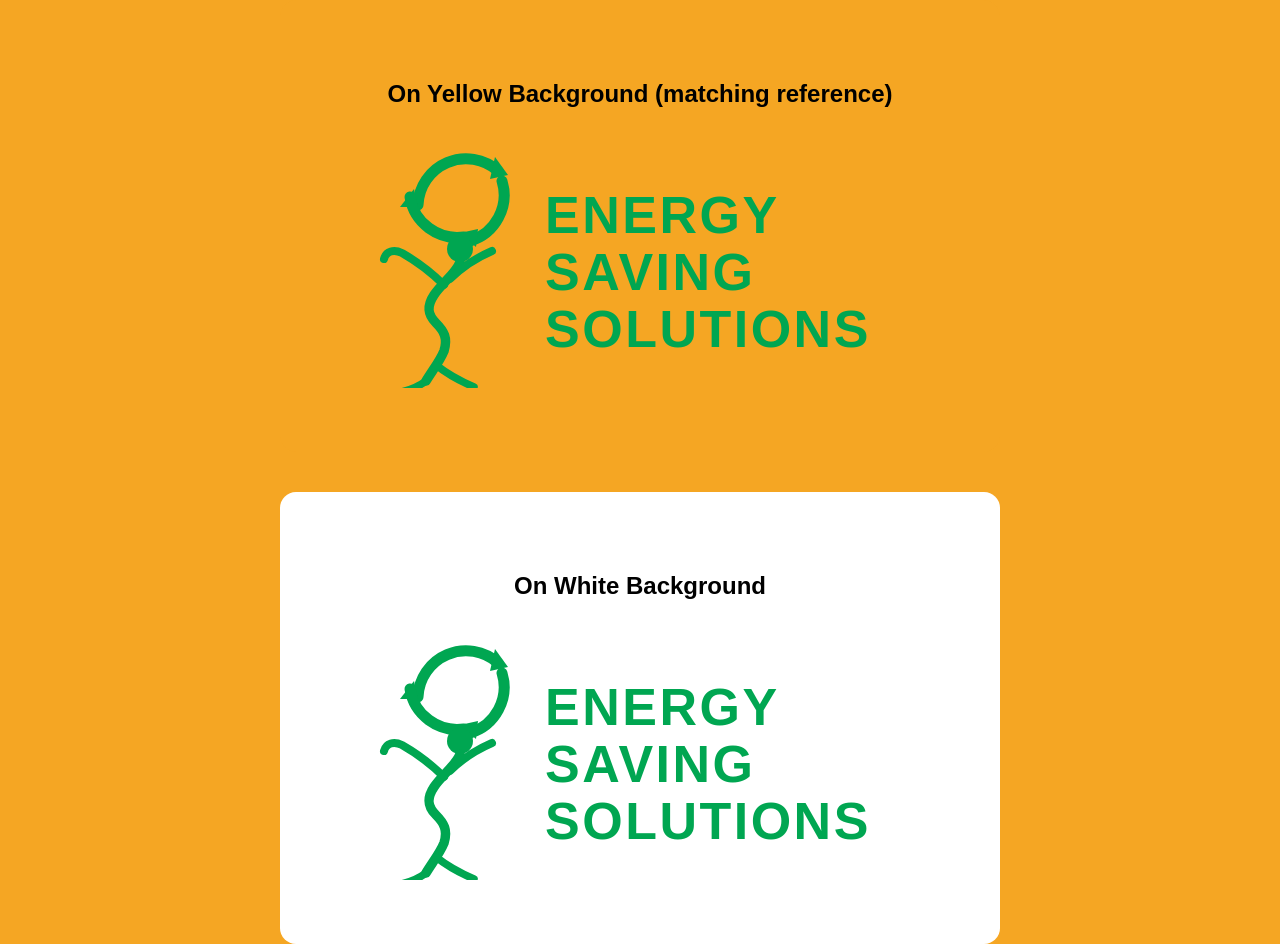
<file: logo-preview.html>
<!DOCTYPE html>
<html>
<head>
  <title>Logo Preview</title>
  <style>
    body { 
      margin: 0; 
      display: flex; 
      align-items: center; 
      justify-content: center; 
      min-height: 100vh;
      background: #f5a623;
      font-family: sans-serif;
    }
    .container {
      background: #f5a623;
      padding: 60px;
      border-radius: 16px;
    }
    .white-bg {
      background: #fff;
      padding: 60px;
      border-radius: 16px;
      margin-top: 40px;
    }
    h2 { text-align: center; margin-bottom: 20px; }
  </style>
</head>
<body>
  <div>
    <div class="container">
      <h2>On Yellow Background (matching reference)</h2>
      <img src="energy-saving-solutions-logo.svg" alt="Energy Saving Solutions Logo" style="max-width: 600px;">
    </div>
    <div class="white-bg">
      <h2>On White Background</h2>
      <img src="energy-saving-solutions-logo.svg" alt="Energy Saving Solutions Logo" style="max-width: 600px;">
    </div>
  </div>
</body>
</html>
</file>
<file: fonts/fonts.css>
/* ========== Local Font Declarations ========== */
/* Outfit */
@font-face {
  font-family: 'Outfit';
  font-style: normal;
  font-weight: 300;
  font-display: swap;
  src: url('Outfit-300.ttf') format('truetype');
}

@font-face {
  font-family: 'Outfit';
  font-style: normal;
  font-weight: 400;
  font-display: swap;
  src: url('Outfit-400.ttf') format('truetype');
}

@font-face {
  font-family: 'Outfit';
  font-style: normal;
  font-weight: 500;
  font-display: swap;
  src: url('Outfit-500.ttf') format('truetype');
}

@font-face {
  font-family: 'Outfit';
  font-style: normal;
  font-weight: 600;
  font-display: swap;
  src: url('Outfit-600.ttf') format('truetype');
}

@font-face {
  font-family: 'Outfit';
  font-style: normal;
  font-weight: 700;
  font-display: swap;
  src: url('Outfit-700.ttf') format('truetype');
}

/* Inter */
@font-face {
  font-family: 'Inter';
  font-style: normal;
  font-weight: 300;
  font-display: swap;
  src: url('Inter-300.ttf') format('truetype');
}

@font-face {
  font-family: 'Inter';
  font-style: normal;
  font-weight: 400;
  font-display: swap;
  src: url('Inter-400.ttf') format('truetype');
}

@font-face {
  font-family: 'Inter';
  font-style: normal;
  font-weight: 500;
  font-display: swap;
  src: url('Inter-500.ttf') format('truetype');
}

@font-face {
  font-family: 'Inter';
  font-style: normal;
  font-weight: 600;
  font-display: swap;
  src: url('Inter-600.ttf') format('truetype');
}
</file>
